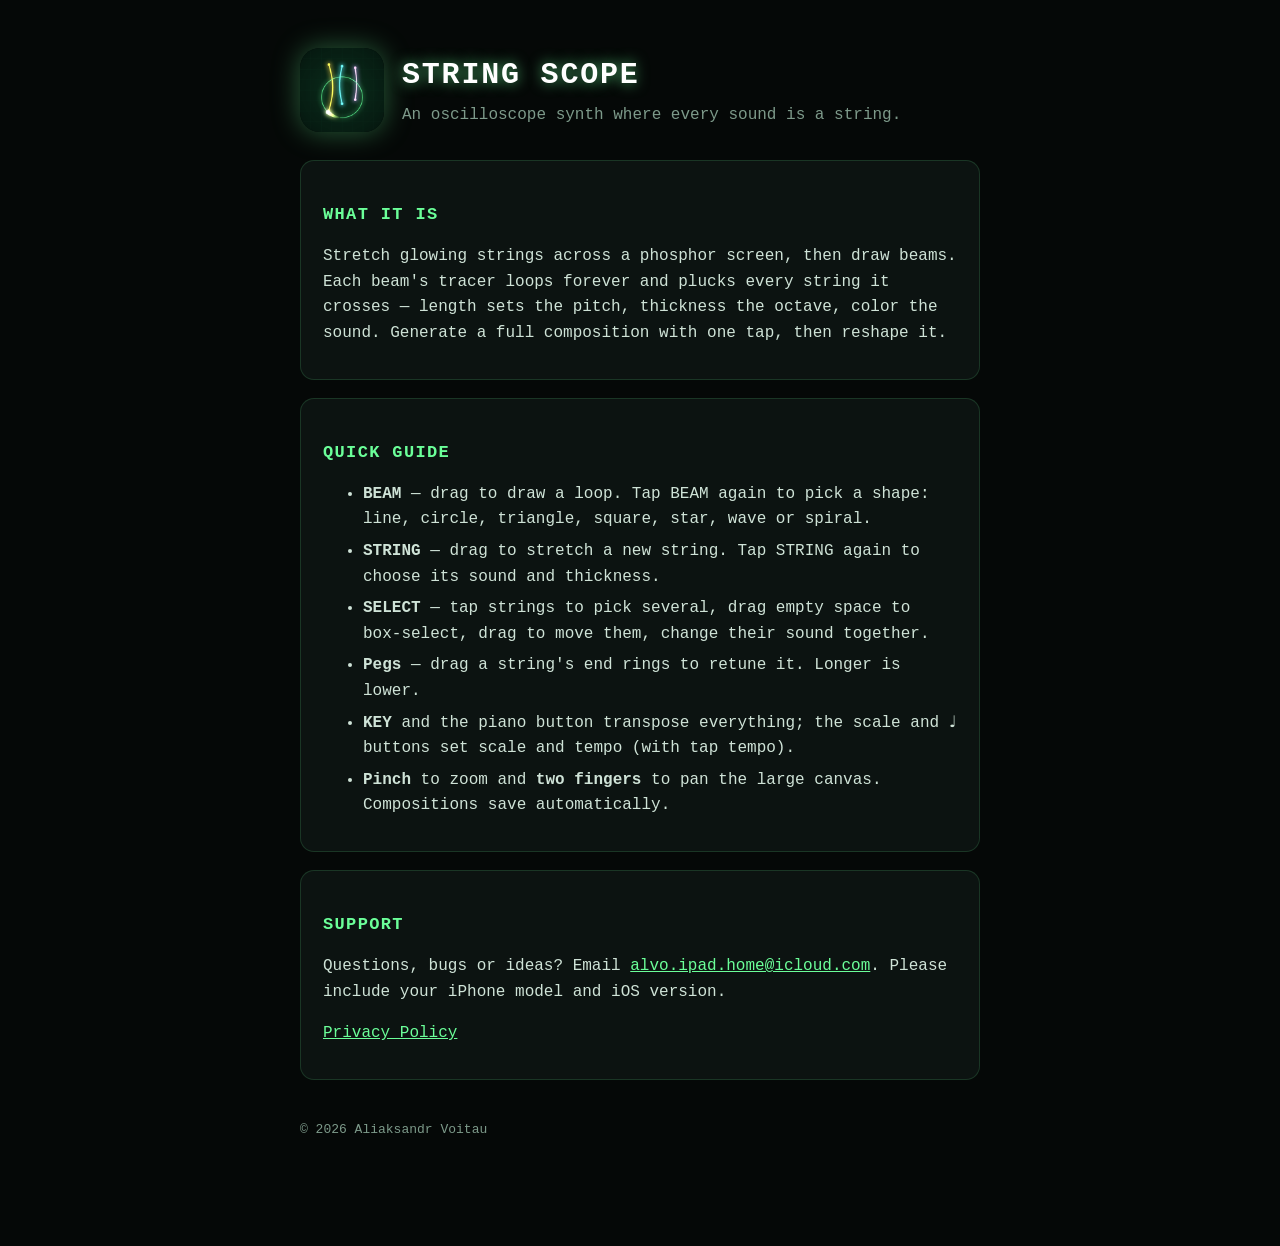
<file: index.html>
<!doctype html>
<html lang="en"><head><meta charset="utf-8"><meta name="viewport" content="width=device-width, initial-scale=1">
<title>String Scope — Support</title><link rel="stylesheet" href="style.css"></head>
<body><main>
<header><img src="icon.png" alt="String Scope icon"><div><h1>STRING SCOPE</h1><p class="tag">An oscilloscope synth where every sound is a string.</p></div></header>
<section>
<h2>WHAT IT IS</h2>
<p>Stretch glowing strings across a phosphor screen, then draw beams. Each beam's tracer loops forever and plucks every string it crosses — length sets the pitch, thickness the octave, color the sound. Generate a full composition with one tap, then reshape it.</p>
</section>
<section>
<h2>QUICK GUIDE</h2>
<ul>
<li><b>BEAM</b> — drag to draw a loop. Tap BEAM again to pick a shape: line, circle, triangle, square, star, wave or spiral.</li>
<li><b>STRING</b> — drag to stretch a new string. Tap STRING again to choose its sound and thickness.</li>
<li><b>SELECT</b> — tap strings to pick several, drag empty space to box-select, drag to move them, change their sound together.</li>
<li><b>Pegs</b> — drag a string's end rings to retune it. Longer is lower.</li>
<li><b>KEY</b> and the piano button transpose everything; the scale and ♩ buttons set scale and tempo (with tap tempo).</li>
<li><b>Pinch</b> to zoom and <b>two fingers</b> to pan the large canvas. Compositions save automatically.</li>
</ul>
</section>
<section>
<h2>SUPPORT</h2>
<p>Questions, bugs or ideas? Email <a href="mailto:alvo.ipad.home@icloud.com">alvo.ipad.home@icloud.com</a>. Please include your iPhone model and iOS version.</p>
<p><a href="privacy.html">Privacy Policy</a></p>
</section>
<footer>© 2026 Aliaksandr Voitau</footer>
</main></body></html>
</file>
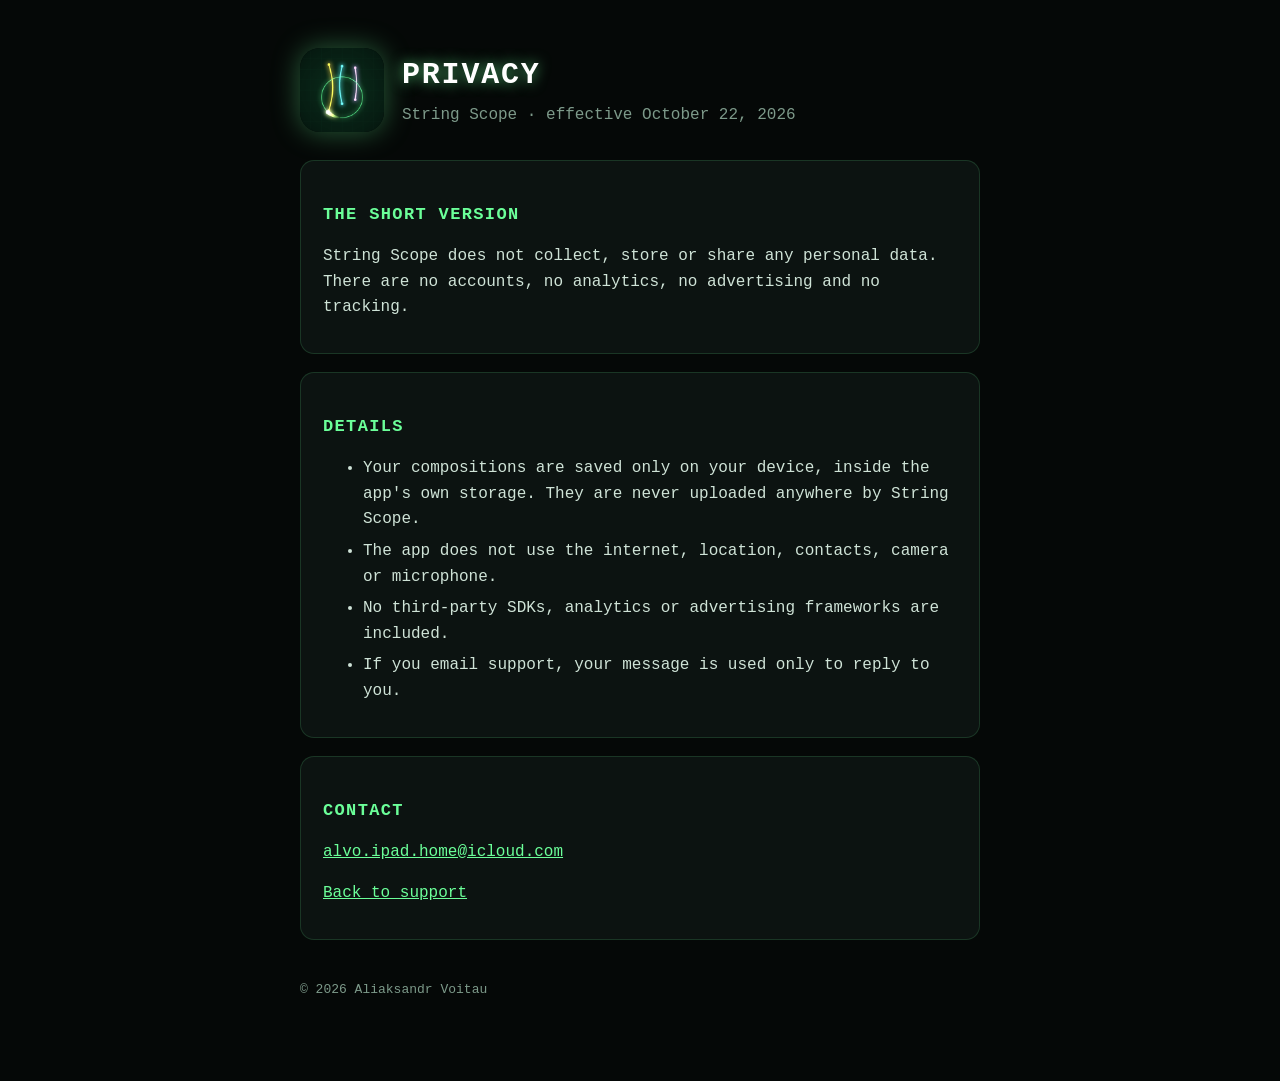
<file: privacy.html>
<!doctype html>
<html lang="en"><head><meta charset="utf-8"><meta name="viewport" content="width=device-width, initial-scale=1">
<title>String Scope — Privacy Policy</title><link rel="stylesheet" href="style.css"></head>
<body><main>
<header><img src="icon.png" alt="String Scope icon"><div><h1>PRIVACY</h1><p class="tag">String Scope · effective October 22, 2026</p></div></header>
<section>
<h2>THE SHORT VERSION</h2>
<p>String Scope does not collect, store or share any personal data. There are no accounts, no analytics, no advertising and no tracking.</p>
</section>
<section>
<h2>DETAILS</h2>
<ul>
<li>Your compositions are saved only on your device, inside the app's own storage. They are never uploaded anywhere by String Scope.</li>
<li>The app does not use the internet, location, contacts, camera or microphone.</li>
<li>No third-party SDKs, analytics or advertising frameworks are included.</li>
<li>If you email support, your message is used only to reply to you.</li>
</ul>
</section>
<section>
<h2>CONTACT</h2>
<p><a href="mailto:alvo.ipad.home@icloud.com">alvo.ipad.home@icloud.com</a></p>
<p><a href="index.html">Back to support</a></p>
</section>
<footer>© 2026 Aliaksandr Voitau</footer>
</main></body></html>
</file>
<file: style.css>
:root { --bg:#050807; --panel:#0c1311; --ph:#6bff99; --text:#cfe3d7; --dim:#7d9a8a; }
* { box-sizing: border-box; }
body { margin:0; background:var(--bg); color:var(--text); font: 16px/1.6 ui-monospace, SFMono-Regular, Menlo, monospace; }
main { max-width: 720px; margin: 0 auto; padding: 48px 20px 80px; }
header { display:flex; gap:18px; align-items:center; margin-bottom: 28px; }
header img { width:84px; height:84px; border-radius:20px; box-shadow: 0 0 28px rgba(107,255,153,.35); }
h1 { margin:0; font-size: 30px; letter-spacing: .06em; color:#fff; text-shadow: 0 0 14px rgba(107,255,153,.7); }
h2 { color: var(--ph); font-size: 17px; letter-spacing: .08em; margin-top: 34px; }
a { color: var(--ph); }
.tag { color: var(--dim); margin: 4px 0 0; }
section { background: var(--panel); border: 1px solid rgba(107,255,153,.15); border-radius: 14px; padding: 6px 22px 16px; margin-top: 18px; }
li { margin: 6px 0; }
footer { color: var(--dim); font-size: 13px; margin-top: 40px; }
</file>
